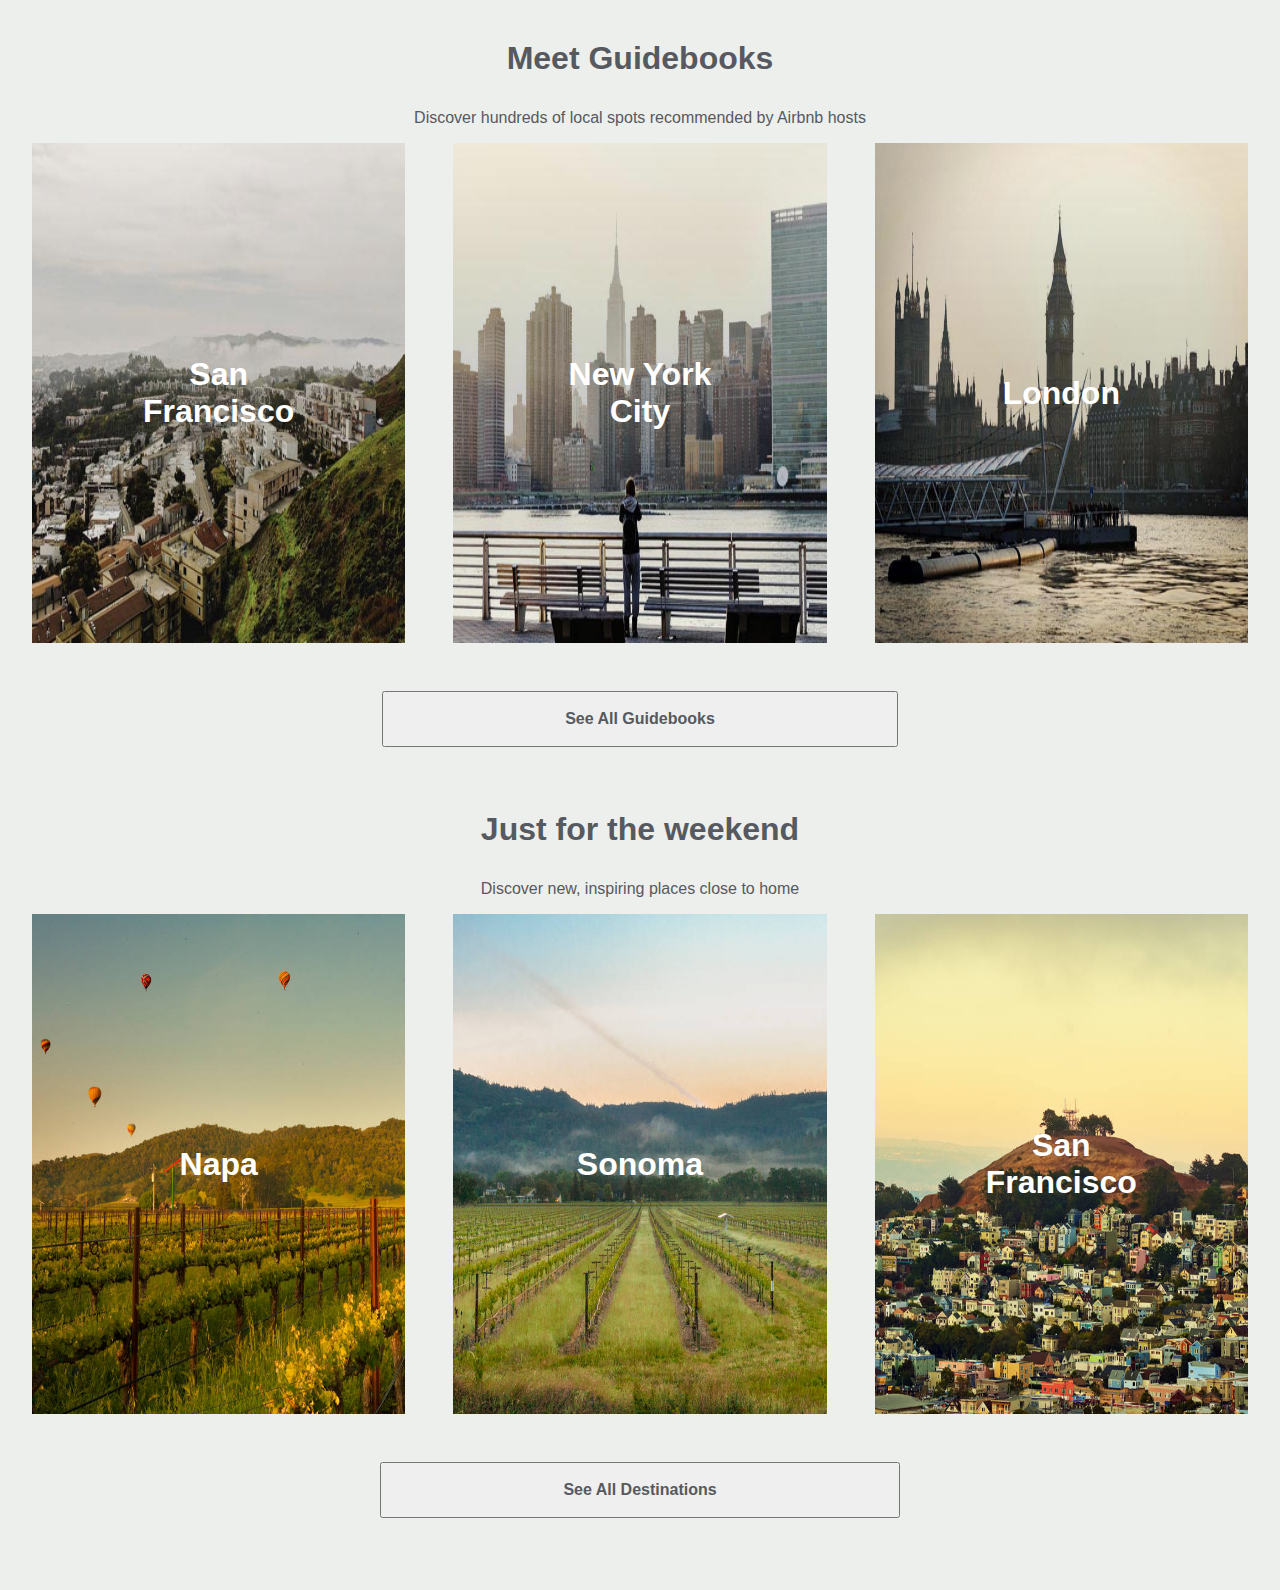
<file: RayanAlkhelaiwi/week2/01-airbnb-layout/index.html>
<!DOCTYPE html>
<html lang="en">

<head>
  <meta charset="UTF-8">
  <meta name="viewport" content="width=device-width, initial-scale=1">
  <link rel="stylesheet" type="text/css" href="css/style.css">
  <title>Airbnb Mockup</title>
</head>

<body>
  <section class="main">
    <div class="upper_section">
      <p class="main_title">Meet Guidebooks</p>
      <p>Discover hundreds of local spots recommended by Airbnb hosts</p>
      <div class="upper_body">

        <div class="san_one_container">
          <img src="img/san-francisco.jpg" alt="San Francisco" style="width:100%;">
          <div class="san_one_text city_text">San Francisco</div>
        </div>

        <div class="nyc_container">
          <img src="img/new-york.jpg" alt="New York City" style="width:100%;">
          <div class="nyc_text city_text">New York City</div>
        </div>

        <div class="london_container">
          <img src="img/london.jpg" alt="London" style="width:100%;">
          <div class="london_text city_text">London</div>
        </div>

      </div>
      <button class="upper_button">
        <p>See All Guidebooks</p>
      </button>
    </div>

    <div class="lower_section">
      <p class="main_title">Just for the weekend</p>
      <p>Discover new, inspiring places close to home</p>
      <div class="lower_body">

        <div class="napa_container">
          <img src="img/napa.jpg" alt="Napa" style="width:100%;">
          <div class="napa_text city_text">Napa</div>
        </div>

        <div class="sonoma_container">
          <img src="img/sonoma.jpg" alt="Sonoma" style="width:100%;">
          <div class="sonoma_text city_text">Sonoma</div>
        </div>

        <div class="san_two_container">
          <img src="img/san-francisco-2.jpg" alt="San Francisco" style="width:100%;">
          <div class="san_two_text city_text">San Francisco</div>
        </div>

      </div>
      <button class="lower_button">
        <p>See All Destinations</p>
      </button>
    </div>
  </section>
</body>

</html>
</file>
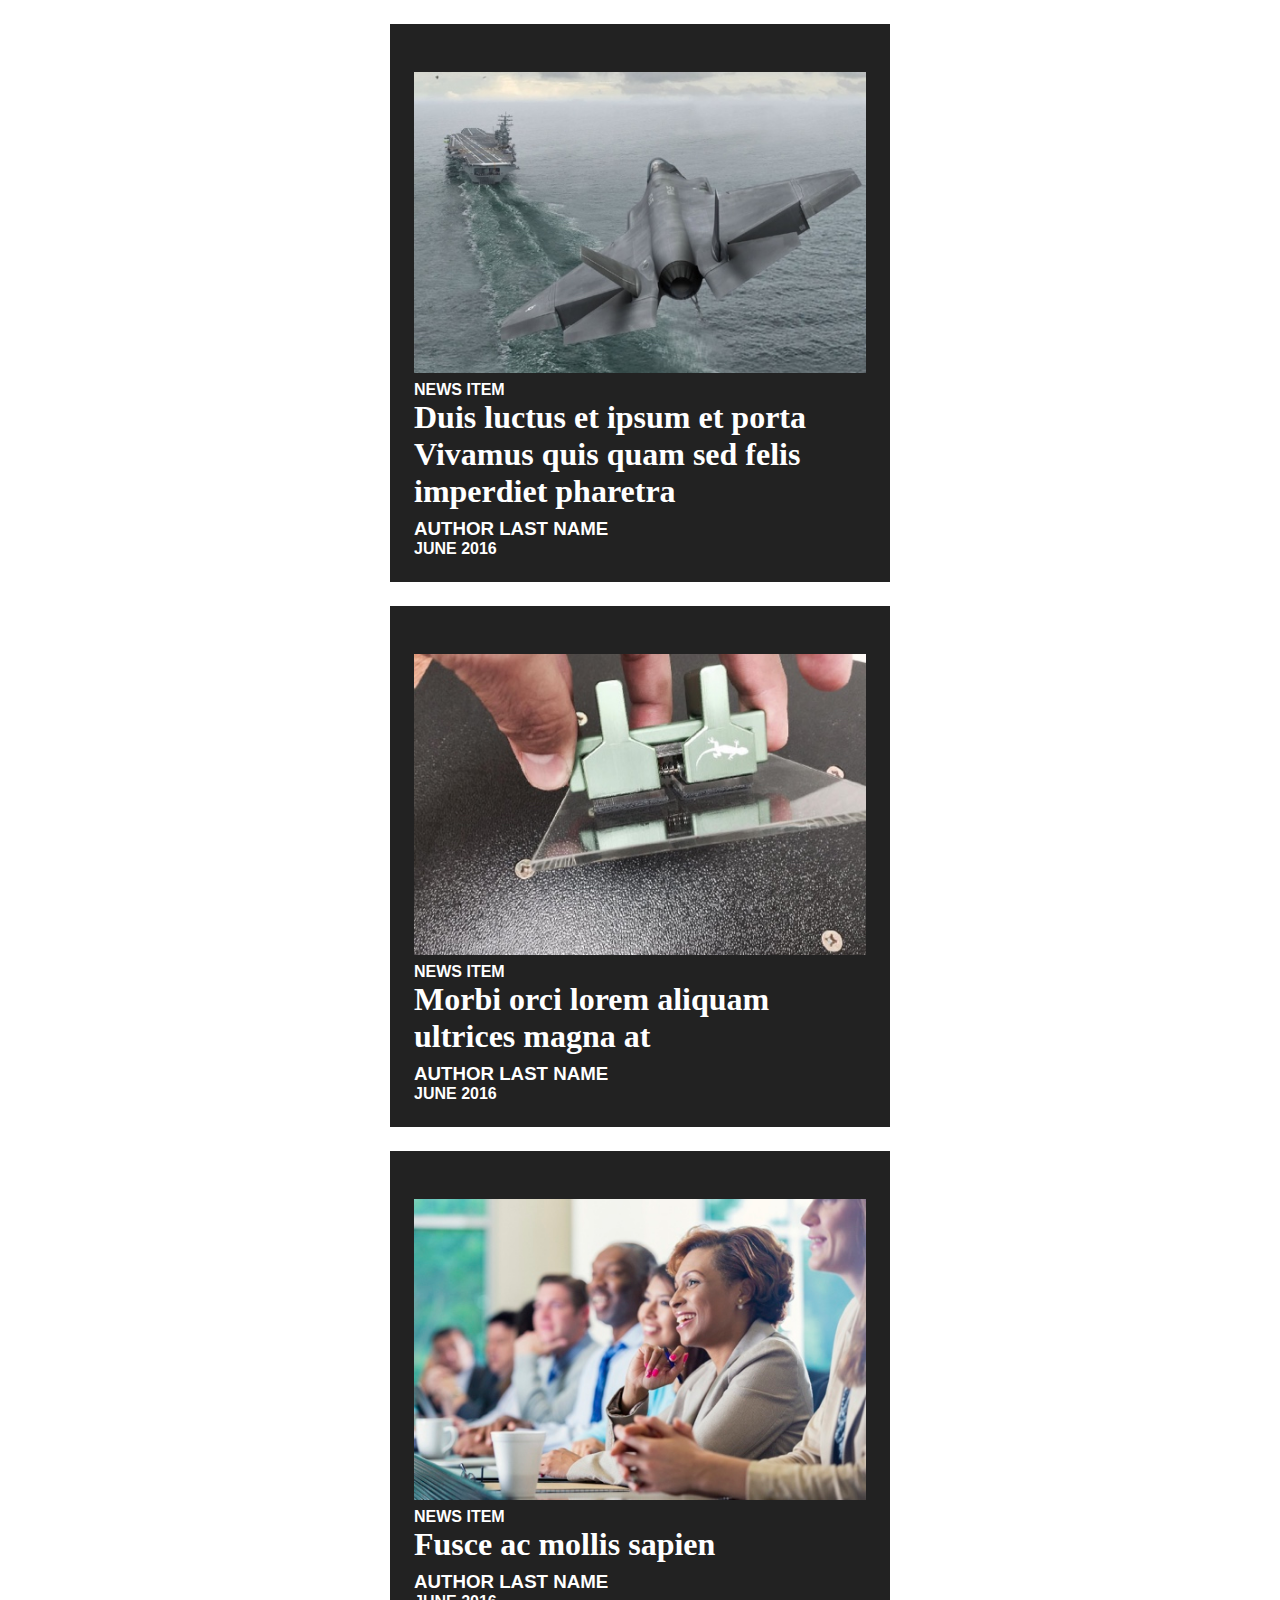
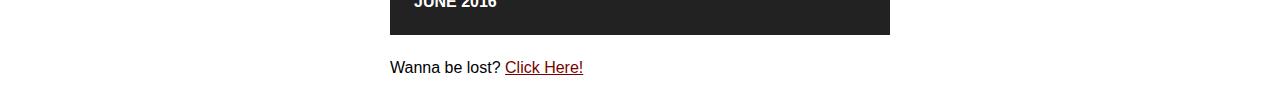
<file: RayanAlkhelaiwi/week2/01-practice-makes-perfect/index.html>
<!doctype html>
<html class="no-js" lang="en">
  <head>
    <meta charset="utf-8">
    <meta name="description" content="">
    <meta name="viewport" content="width=device-width, initial-scale=1">
    <title>Sample Page</title>

    <link rel="apple-touch-icon" href="apple-touch-icon.png">
    <link rel="stylesheet" href="styles/main.css">
  </head>
  <body>

  <main class="aa">

    <!-- Homepage News Layout -->
    <section class="hp-news-container">
      <div class="hp-news-block-container hp-news-block-container-1">
        <img src="img/aa_sample_3_sized.jpg" alt="F-22 landing on aircraft carrier" />
        <span class="hp-news-category">News Item</span>
        <h2 class="hp-news-title">Duis luctus et ipsum et porta Vivamus quis quam sed felis imperdiet pharetra</h2>
        <h3 class="hp-news-author">Author Last Name</h3>
        <h4 class="hp-news-date">June 2016</h4>
      </div>
      <div class="hp-news-block-container hp-news-block-container-2">
        <img src="img/aa_sample_9_sized.jpg" alt="Electronic chip board" />
        <span class="hp-news-category">News Item</span>
        <h2 class="hp-news-title">Morbi orci lorem aliquam ultrices magna at</h2>
        <h3 class="hp-news-author">Author Last Name</h3>
        <h4 class="hp-news-date">June 2016</h4>
      </div>
      <div class="hp-news-block-container hp-news-block-container-3">
        <img src="img/aa_sample_7_sized.jpg" alt="Racially diverse board meeting" />
        <span class="hp-news-category">News Item</span>
        <h2 class="hp-news-title">Fusce ac mollis sapien</h2>
        <h3 class="hp-news-author">Author Last Name</h3>
        <h4 class="hp-news-date">June 2016</h4>
      </div>
      <div class="lost">
        <p>Wanna be lost? <a class="lost-a" href="subfolder/subfolder-2/lost.html">Click Here!</a></p>
      </div>
    </section>
  </main>

  </body>
</html>
</file>
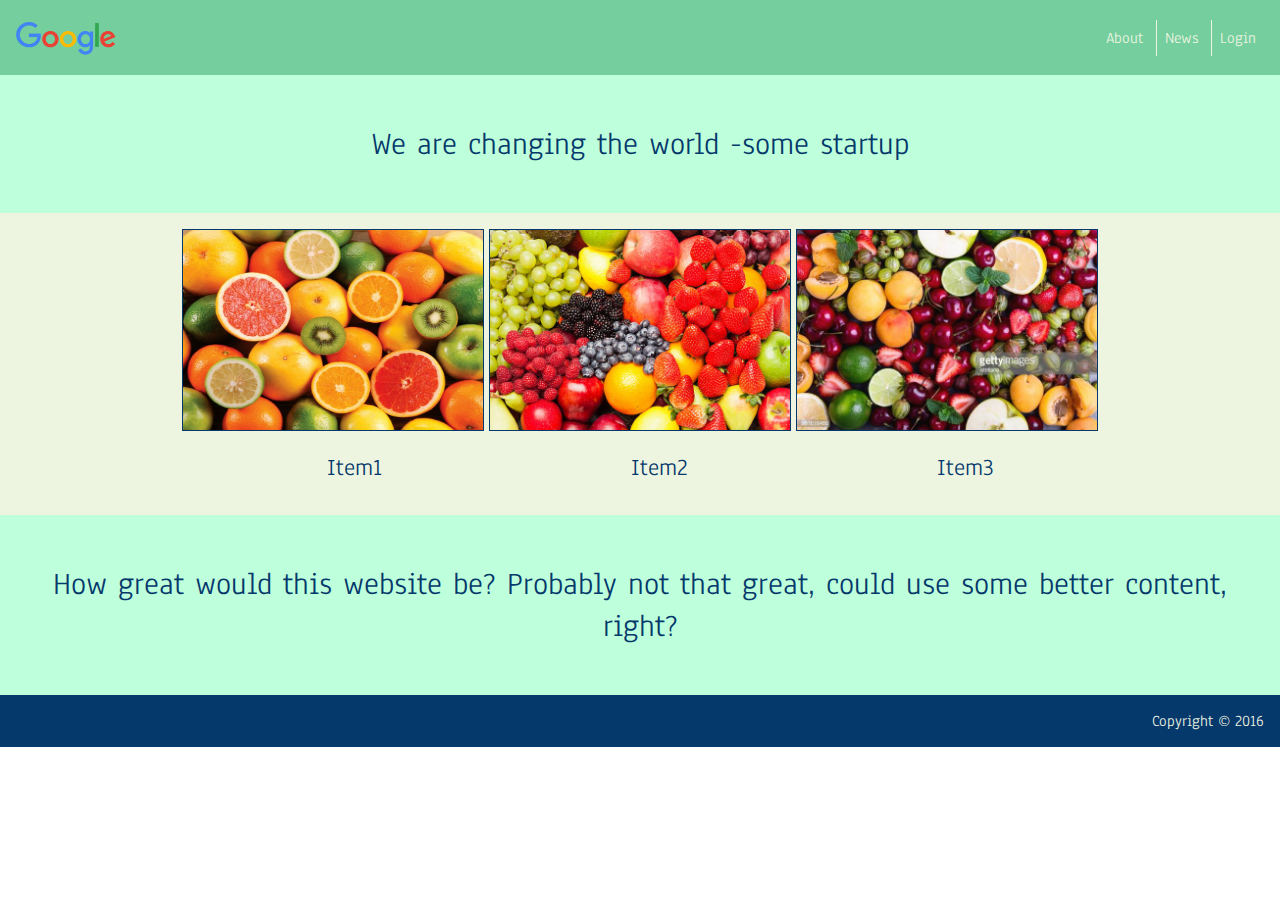
<file: RayanAlkhelaiwi/week2/02-dom-tree/index.html>
<!DOCTYPE html>
<html lang="en">

<head>
    <meta charset="UTF-8">
    <meta name="viewport" content="width=device-width, initial-scale=1.0">
    <meta http-equiv="X-UA-Compatible" content="ie=edge">
    <title>DOM Tree Drawing</title>
    <link rel="stylesheet" href="styles/main.css">
    <link href='https://fonts.googleapis.com/css?family=Anaheim' rel='stylesheet'>
</head>

<body>
    <div class="header">
        <img class="header_alignment_logo" src="img/google_logo.png" alt="Google Logo" width="100px" height="75px">
        <div class="navigation header_alignment_menu">
            <ul>
                <li>About</li>
                <li>News</li>
                <li>Login</li>
            </ul>
        </div>
    </div>

    <div class="main">
        <div class="section_one">
            <p>We are changing the world -some startup</p>
        </div>

        <div class="section_two">
            <div>
                <img class="img_one" src="img/img_one.jpg" alt="Fruits">
                <img class="img_two" src="img/img_two.jpg" alt="Fruits">
                <img class="img_three" src="img/img_three.jpg" alt="Fruits">
            </div>
            <div class="captions">
                <ul>
                    <li>Item1</li>
                    <li>Item2</li>
                    <li>Item3</li>
                </ul>
            </div>
        </div>

        <div class="section_three">
            <p>How great would this website be? Probably not that great, could use some better content, right?</p>
        </div>
    </div>

    <div class="footer">
        <p>Copyright &copy; 2016</p>
    </div>
</body>

</html>
</file>
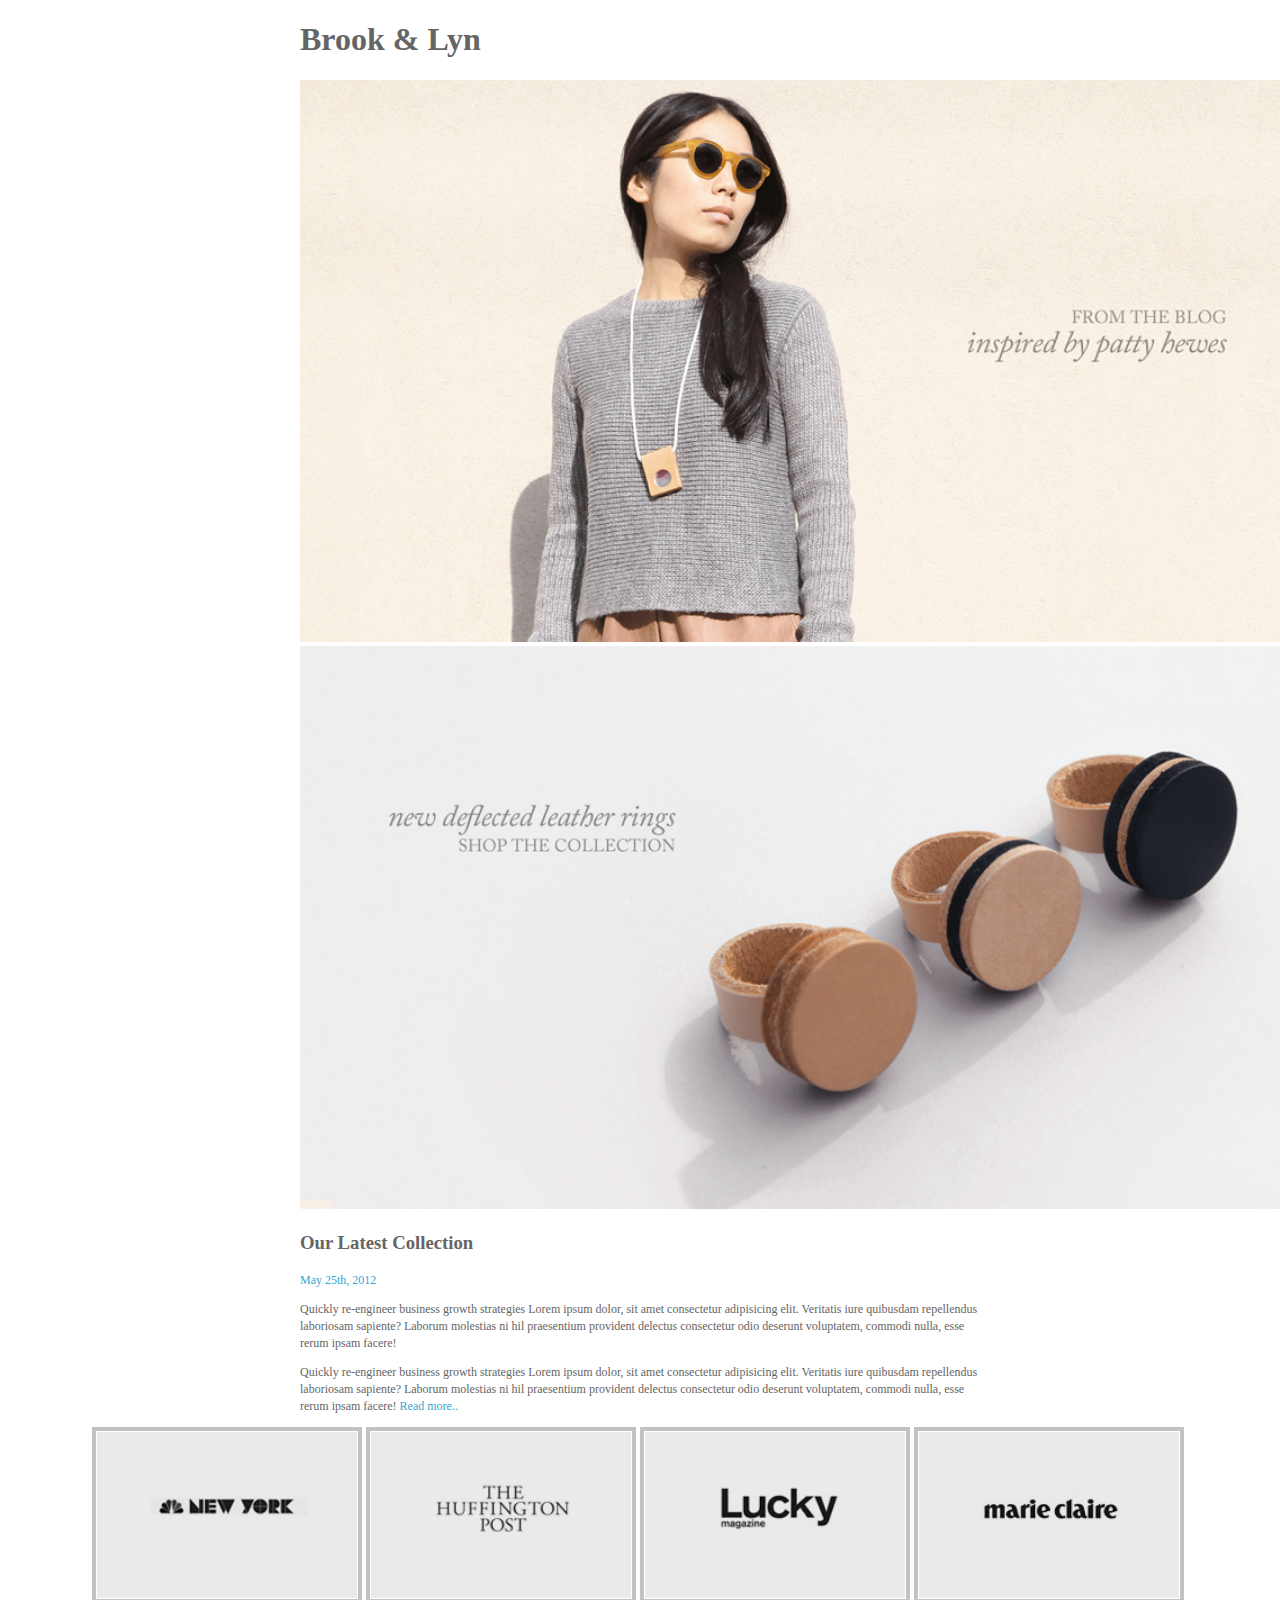
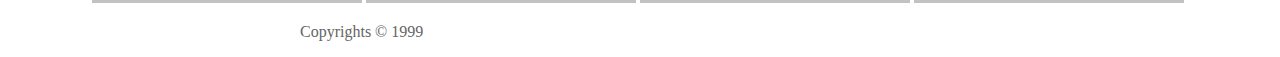
<file: RayanAlkhelaiwi/week2/03-brooklyn-source_HW/index.html>
<!doctype html>
<html lang="en">

<head>
	<meta charset="utf-8">
	<meta name="description" content="">
	<meta name="keywords" content="">

	<title>Brook &amp; Lyn</title>

	<!-- external CSS link -->
	<link rel="stylesheet" href="css/normalize.css">
	<link rel="stylesheet" href="css/style.css">
</head>

<body>
	<h1>Brook & Lyn</h1>
	<div class="head-img-container">
		<img class="head-img" src="images/home-bloghero.png" alt="Home bloghero">
		<img class="head-img" src="images/home-rings.png" alt="Home rings">
	</div>
	<div id="container">

		<section>
			<div>
				<h3>Our Latest Collection</h3>
				<p class="date"><a href="index.html">May 25th, 2012</a></p>
				<p>Quickly re-engineer business growth strategies Lorem ipsum dolor, sit amet consectetur adipisicing
					elit. Veritatis iure quibusdam repellendus laboriosam sapiente? Laborum molestias ni hil praesentium
					provident delectus consectetur odio deserunt voluptatem, commodi nulla, esse rerum
					ipsam facere!</p>
				<p>Quickly re-engineer business growth strategies Lorem ipsum dolor, sit amet consectetur adipisicing
					elit. Veritatis iure
					quibusdam repellendus laboriosam sapiente? Laborum molestias ni hil praesentium provident delectus
					consectetur odio
					deserunt voluptatem, commodi nulla, esse rerum
					ipsam facere! <a href="index.html">Read more..</a></p>
			</div>
		</section>
		<div class="logos-container">
			<div class="four"><img class="logos" src="images/press-nbcnewyork.gif" alt=""></div>
			<div class="four"><img class="logos" src="images/press-huffpost.gif" alt=""></div>
			<div class="four"><img class="logos" src="images/press-logo_lucky.gif" alt=""></div>
			<div class="four"><img class="logos" src="images/press-marieclaire.gif" alt=""></div>
		</div>
		<footer>Copyrights &copy; 1999</footer>
	</div><!-- #container -->
</body>

</html>
</file>
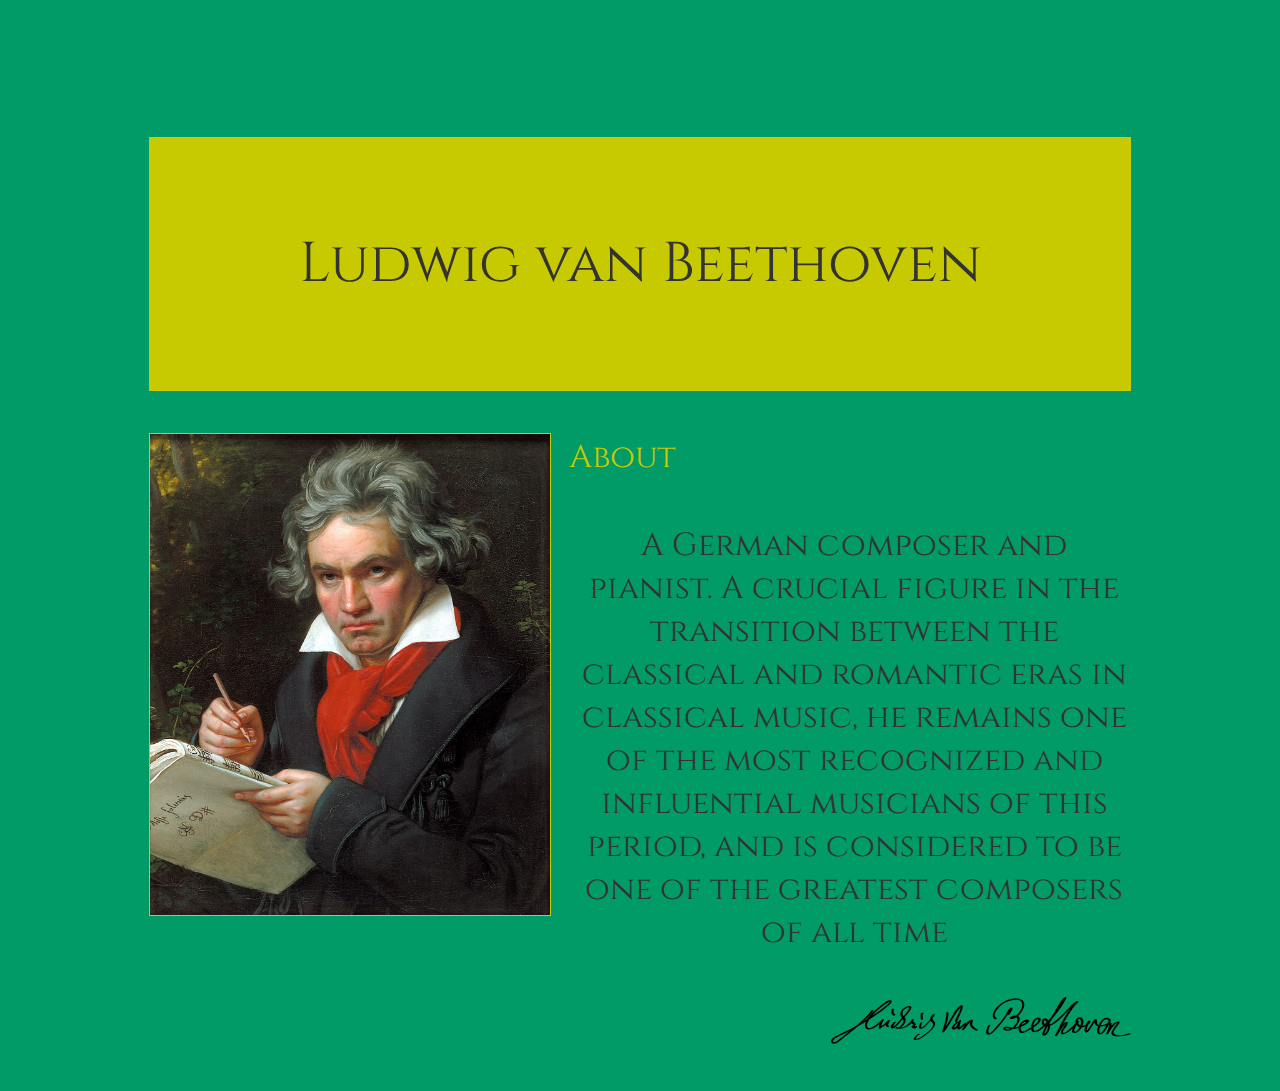
<file: RayanAlkhelaiwi/week3/02-your-favorite-musician/index.html>
<!DOCTYPE html>
<html lang="en">

<head>
    <meta charset="UTF-8">
    <meta name="viewport" content="width=device-width, initial-scale=1.0">
    <meta http-equiv="X-UA-Compatible" content="ie=edge">
    <title>My Favorite Musician</title>
    <link href="https://fonts.googleapis.com/css?family=Cinzel&display=swap" rel="stylesheet">
    <link rel="stylesheet" href="styles/main.css">
</head>

<body>
    <div class="container">
        <div class="name">Ludwig van Beethoven</div>
        <div class="about">About</div>
        <div class="intro">A German composer and pianist. A crucial figure in the transition between the classical and
            romantic eras in classical
            music, he remains one of the most recognized and influential musicians of this period, and is considered to
            be one of
            the greatest composers of all time</div>
        <div class="pic">
            <img class="pic" src="img/beethovenMain.jpg" alt="Beethoven">
        </div>
        <div class="signature">
            <img src="img/beethovenSignature.png" alt="Beethoven Signature">
        </div>
    </div>
</body>

</html>
</file>
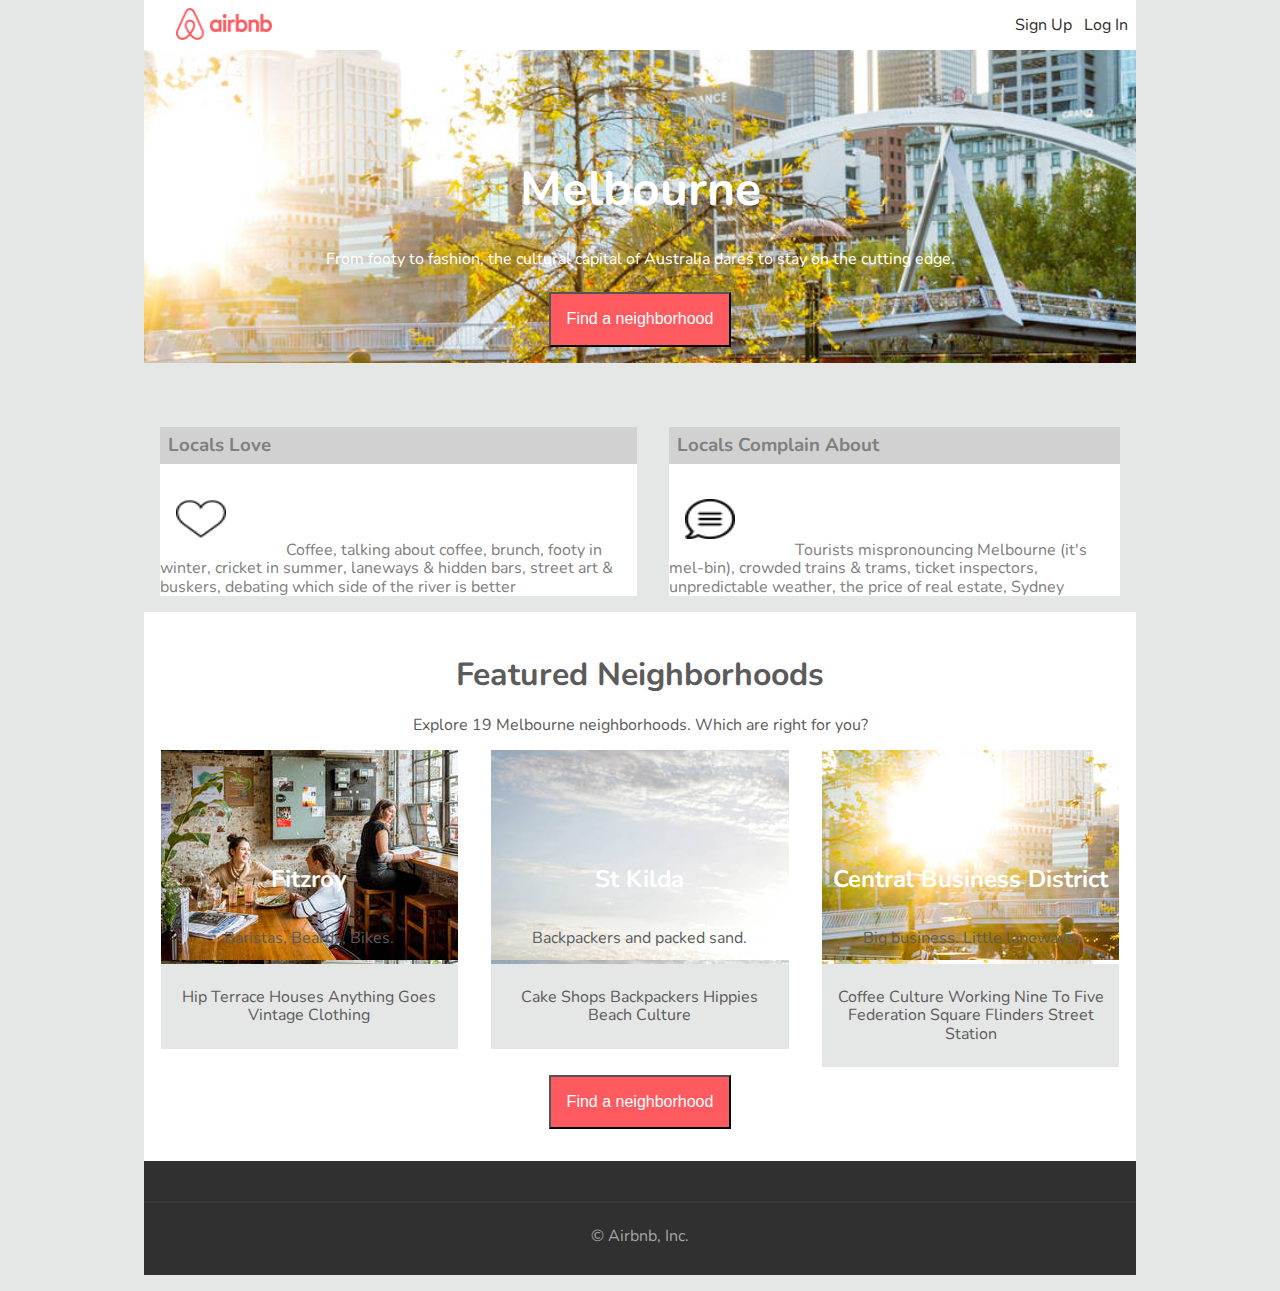
<file: RayanAlkhelaiwi/week3/03-airbnb-layout-advanced/index.html>
<!doctype html>
<html>

<head>
    <title>Airbnb | Melbourne</title>
    <link rel="stylesheet" href="css/normalize.css">
    <link rel="stylesheet" href="css/styles.css">

    <!-- Google Font embed -->
    <link href="https://fonts.googleapis.com/css?family=Nunito:400,700,900" rel="stylesheet">

</head>

<body>
    <main>
        <header>
            <div class="header">
                <img class="logo" src="img/logo.png" alt="Airbnb Logo">

                <nav>
                    <ul>
                        <li>Sign Up</li>
                        <li>Log In</li>
                    </ul>
                </nav>
            </div>
        </header>

        <section class="topBody">
            <div class="headerText">
                <h1>Melbourne</h1>
                <p>From footy to fashion, the cultural capital of Australia dares to stay on the cutting edge.</p>
                <button class="btn">Find a neighborhood</button>
            </div>
        </section>

        <section class="middleBody">
            <div class="localsContainer">
                <div class="localsLove">
                    <h3>Locals Love</h3>
                    <img src="img/like.png" width="50px" height="40px">
                    <p>Coffee, talking about coffee, brunch, footy in winter, cricket in summer, laneways & hidden bars,
                        street
                        art & buskers, debating which side of the river is better</p>
                </div>
                <div class="localsComplain">
                    <h3>Locals Complain About</h3>
                    <img src="img/chat.png" width="50px" height="40px">
                    <p>Tourists mispronouncing Melbourne (it's mel-bin), crowded trains & trams, ticket inspectors,
                        unpredictable
                        weather, the price of real estate, Sydney</p>
                </div>
            </div>
        </section>

        <section class="bottomBody">
            <div class="featuredContainer">
                <div class="featuredHeader">
                    <h1>Featured Neighborhoods</h1>
                    <p>Explore 19 Melbourne neighborhoods. Which are right for you?</p>
                </div>

                <div class="placesContainer">

                    <div class="place">
                        <div id="picOne" class="placeOne">
                            <h2>Fitzroy</h2>
                            <p>Baristas, Beards, Bikes.</p>
                        </div>
                        <div class="placeOneP">
                            <p>Hip Terrace Houses Anything Goes Vintage Clothing</p>
                        </div>
                    </div>


                    <div class="place">
                        <div id="picTwo" class="placeTwo">
                            <h2>St Kilda</h2>
                            <p>Backpackers and packed sand.</p>
                        </div>
                        <div class="placeTwoP">
                            <p>Cake Shops Backpackers Hippies Beach Culture</p>
                        </div>
                    </div>

                    <div class="place">
                        <div id="picThree" class="placeThree">
                            <h2>Central Business District</h2>
                            <p>Big business. Little laneways.</p>
                        </div>
                        <div class="placeThreeP">
                            <p>Coffee Culture Working Nine To Five Federation Square Flinders Street Station</p>
                        </div>
                    </div>

                </div>

                <button class="btn">Find a neighborhood</button>
            </div>
        </section>

        <footer>
            <div class="footerBar"></div>
            <p> &copy; Airbnb, Inc.</p>
        </footer>
    </main>
</body>

</html>
</file>
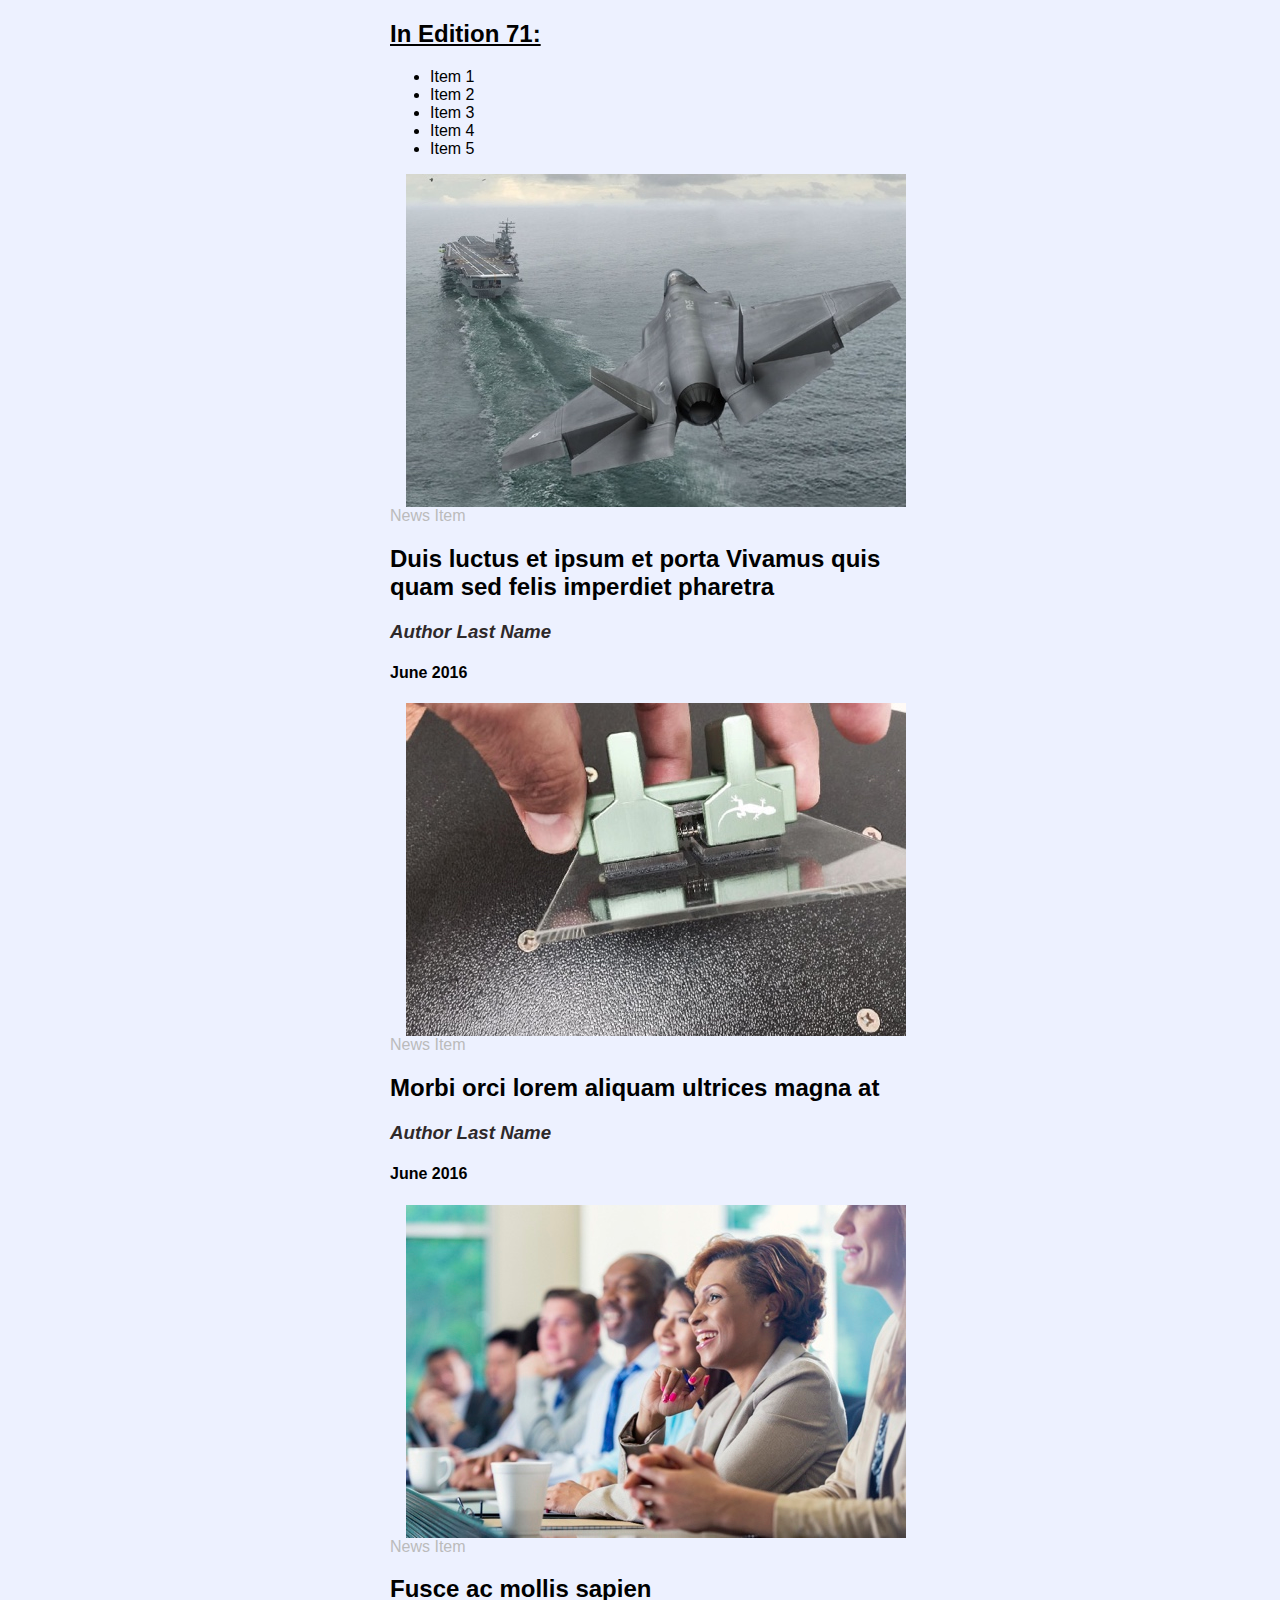
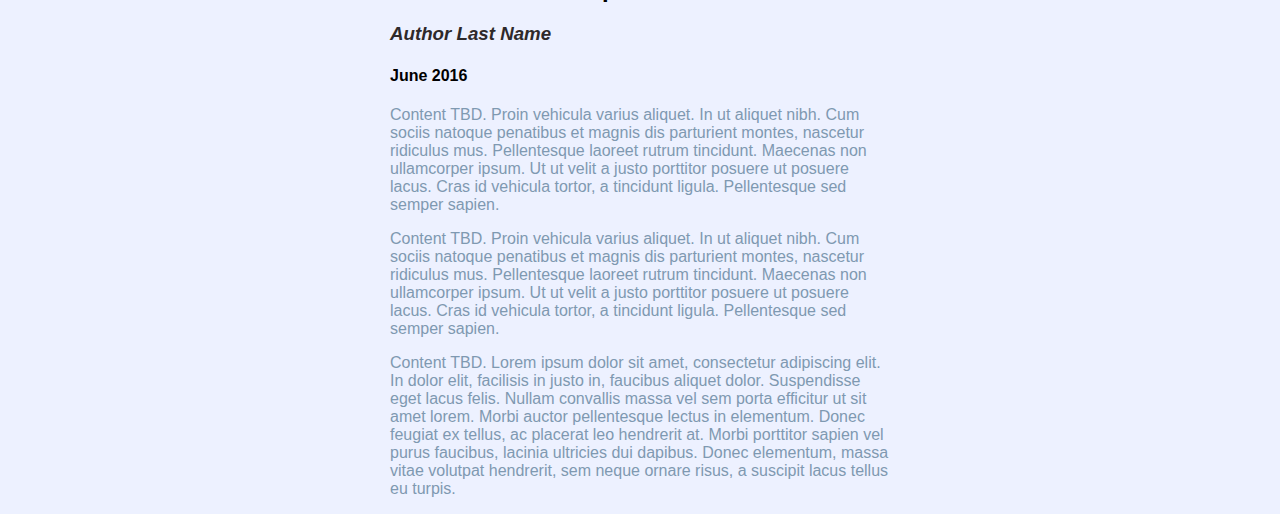
<file: RayanAlkhelaiwi/week1/02CSS_Basics_Assignments/05-css-experiment-time/index.html>
<!doctype html>
<html class="no-js" lang="en">
  <head>
    <meta charset="utf-8">
    <meta name="description" content="">
    <meta name="viewport" content="width=device-width, initial-scale=1">
    <title>AA Sample Page</title>

    <link rel="apple-touch-icon" href="apple-touch-icon.png">
    <link rel="stylesheet" href="main.css">
  </head>
  <body>

  <main class="aa">


    <!-- Issue Columns -->
    <section class="hp-issue-container">
      <div class="hp-issue-content">
        <h2 class="hp-issue-index">In Edition 71:</h2>
        <ul class="hp-issue-article-list">
          <li>Item 1</li>
          <li>Item 2</li>
          <li>Item 3</li>
          <li>Item 4</li>
          <li>Item 5</li>
        </ul>
      </div>
    </section>

    <!-- Homepage News Layout -->
    <section class="hp-news-container">
      <div class="hp-news-block-container hp-news-block-container-1">
        <img src="img/aa_sample_3_sized.jpg" alt="F-22 landing on aircraft carrier" />
        <span class="hp-news-category">News Item</span>
        <h2 class="hp-news-title">Duis luctus et ipsum et porta Vivamus quis quam sed felis imperdiet pharetra</h2>
        <h3 class="hp-news-author">Author Last Name</h3>
        <h4 class="hp-news-date">June 2016</h4>
      </div>
      <div class="hp-news-block-container hp-news-block-container-2">
        <img src="img/aa_sample_9_sized.jpg" alt="Electronic chip board" />
        <span class="hp-news-category">News Item</span>
        <h2 class="hp-news-title">Morbi orci lorem aliquam ultrices magna at</h2>
        <h3 class="hp-news-author">Author Last Name</h3>
        <h4 class="hp-news-date">June 2016</h4>
      </div>
      <div class="hp-news-block-container hp-news-block-container-3">
        <img src="img/aa_sample_7_sized.jpg" alt="Racially diverse board meeting" />
        <span class="hp-news-category">News Item</span>
        <h2 class="hp-news-title">Fusce ac mollis sapien</h2>
        <h3 class="hp-news-author">Author Last Name</h3>
        <h4 class="hp-news-date">June 2016</h4>
      </div>
    </section>
  </main>

  <footer class="footer-container">
    <div class="footer-block-container footer-block-container-1">
      <p>Content TBD. Proin vehicula varius aliquet. In ut aliquet nibh. Cum sociis natoque penatibus et magnis dis parturient montes, nascetur ridiculus mus. Pellentesque laoreet rutrum tincidunt. Maecenas non ullamcorper ipsum. Ut ut velit a justo porttitor posuere ut posuere lacus. Cras id vehicula tortor, a tincidunt ligula. Pellentesque sed semper sapien.</p>
    </div>
    <div class="footer-block-container footer-block-container-2">
      <p>Content TBD. Proin vehicula varius aliquet. In ut aliquet nibh. Cum sociis natoque penatibus et magnis dis parturient montes, nascetur ridiculus mus. Pellentesque laoreet rutrum tincidunt. Maecenas non ullamcorper ipsum. Ut ut velit a justo porttitor posuere ut posuere lacus. Cras id vehicula tortor, a tincidunt ligula. Pellentesque sed semper sapien.</p>
    </div>
    <div class="footer-block-container footer-block-container-3">
      <p>Content TBD. Lorem ipsum dolor sit amet, consectetur adipiscing elit. In dolor elit, facilisis in justo in, faucibus aliquet dolor. Suspendisse eget lacus felis. Nullam convallis massa vel sem porta efficitur ut sit amet lorem. Morbi auctor pellentesque lectus in elementum. Donec feugiat ex tellus, ac placerat leo hendrerit at. Morbi porttitor sapien vel purus faucibus, lacinia ultricies dui dapibus. Donec elementum, massa vitae volutpat hendrerit, sem neque ornare risus, a suscipit lacus tellus eu turpis.</p>
    </div>
  </footer>

  </body>
</html>
</file>
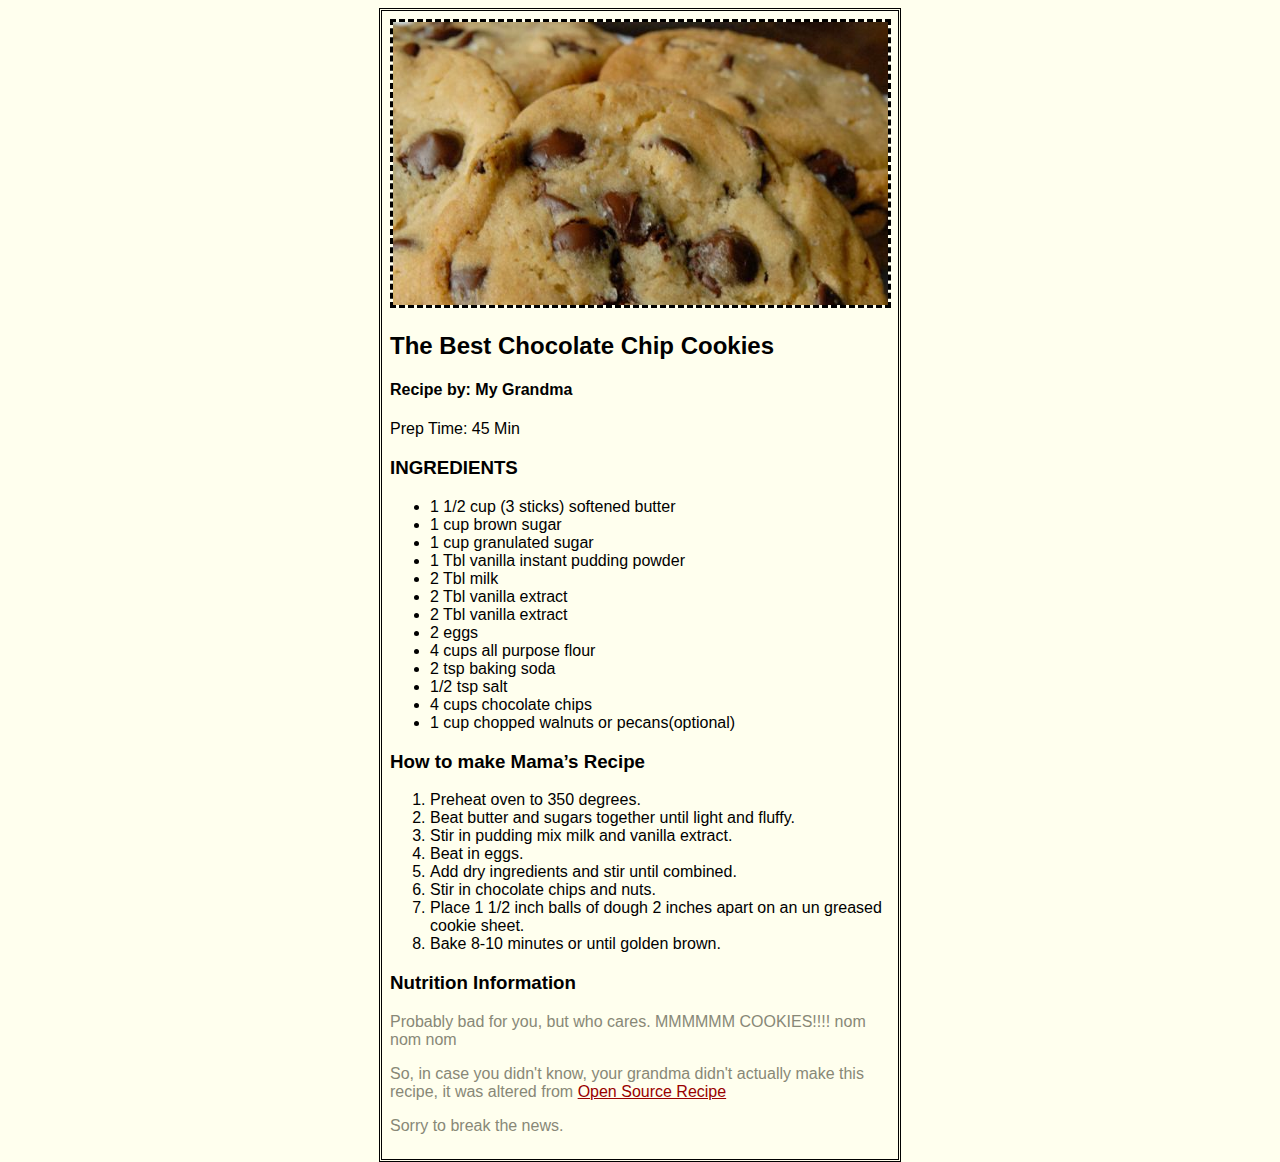
<file: RayanAlkhelaiwi/week1/01HTML_Basics_Assignments/cookie_recipe/solution/index.html>
<!DOCTYPE html>
<html lang="en">

<head>
    <title>Cookie Recipe</title>
    <link rel="stylesheet" href="styles/main.css">
</head>

<body>

    <img src="img/cookies.jpg" alt="cookies" width="495px" height="283px">

    <h2>The Best Chocolate Chip Cookies</h2>
    <h4>Recipe by: My Grandma</h4>
    <p>Prep Time: 45 Min</p>

    <h3>INGREDIENTS</h3>

    <ul>
        <li>1 1/2 cup (3 sticks) softened butter</li>
        <li>1 cup brown sugar</li>
        <li>1 cup granulated sugar</li>
        <li>1 Tbl vanilla instant pudding powder</li>
        <li>2 Tbl milk</li>
        <li>2 Tbl vanilla extract</li>
        <li>2 Tbl vanilla extract</li>
        <li>2 eggs</li>
        <li>4 cups all purpose flour</li>
        <li>2 tsp baking soda</li>
        <li>1/2 tsp salt</li>
        <li>4 cups chocolate chips</li>
        <li>1 cup chopped walnuts or pecans(optional)</li>
    </ul>

    <h3>How to make Mama’s Recipe</h3>

    <ol>
        <li>Preheat oven to 350 degrees.</li>
        <li>Beat butter and sugars together until light and fluffy.</li>
        <li>Stir in pudding mix milk and vanilla extract.</li>
        <li>Beat in eggs.</li>
        <li>Add dry ingredients and stir until combined.</li>
        <li>Stir in chocolate chips and nuts.</li>
        <li>Place 1 1/2 inch balls of dough 2 inches apart on an un greased cookie sheet.</li>
        <li>Bake 8-10 minutes or until golden brown.</li>
    </ol>

    <h3>Nutrition Information</h3>

    <p class="nutrition_info_text">Probably bad for you, but who cares. MMMMMM COOKIES!!!! nom nom nom</p>

    <p class="nutrition_info_text">So, in case you didn't know, your grandma didn't actually make this recipe, it was
        altered from <a
            href="http://www.opensourcefood.com/people/Amanori/recipes/mamas-recipe-the-best-chocolate-chip-cookies">Open
            Source Recipe</a></p>
    <p class="nutrition_info_text">Sorry to break the news.</p>
</body>

</html>
</file>
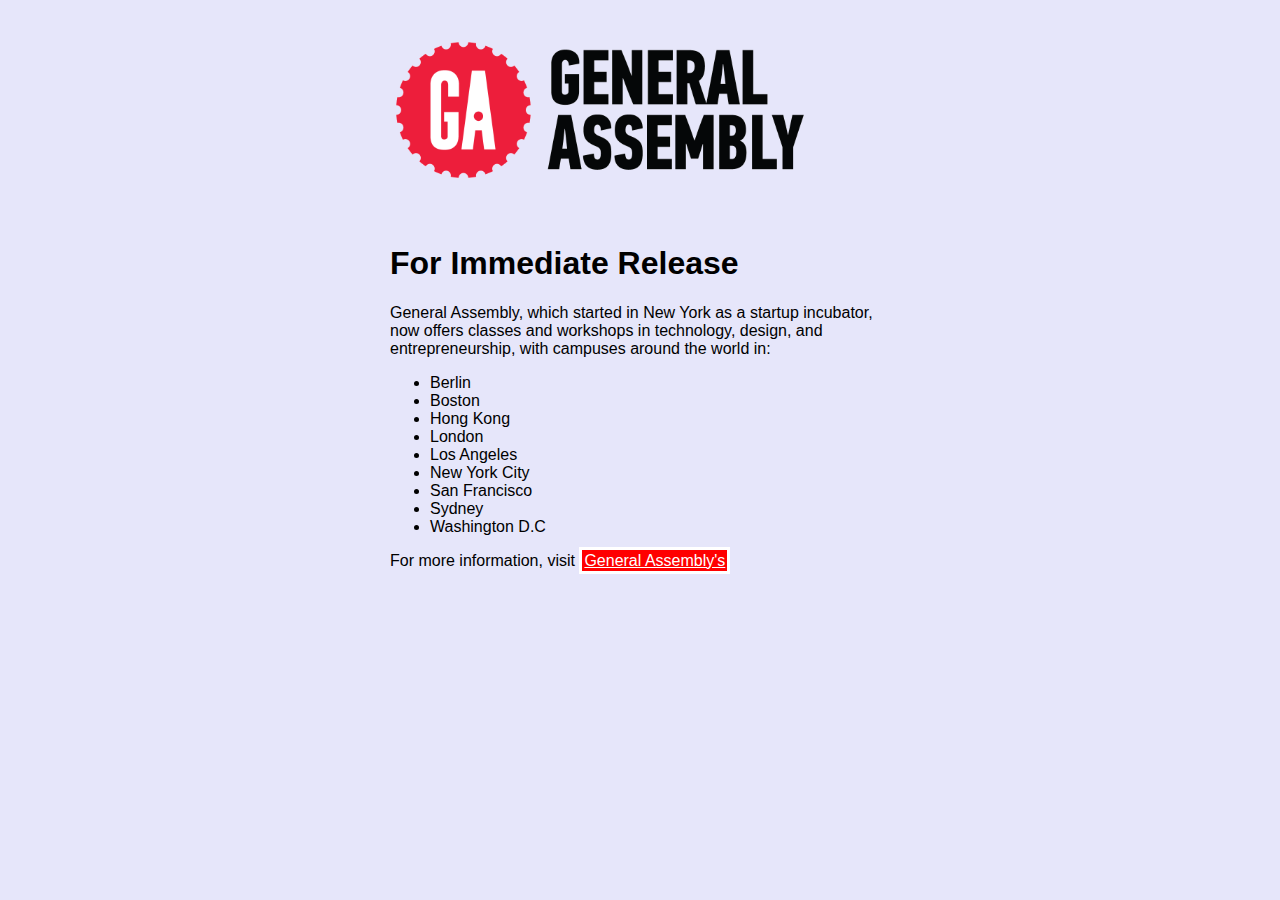
<file: RayanAlkhelaiwi/week1/01HTML_Basics_Assignments/ga_press_release/solution/index.html>
<!DOCTYPE html>
<html lang="en">

<head>
    <title>GA Press Release</title>
    <link rel="stylesheet" href="styles/main.css">
</head>

<body>

    <img src="img/generalassembly-logo.png" alt="General Assembly's Logo" width="420px" height="220px">
    <h1>For Immediate Release</h1>

    <p>General Assembly, which started in New York as a startup incubator, now offers classes and workshops in
        technology,
        design, and entrepreneurship, with campuses around the world in:</p>

    <ul>
        <li>Berlin</li>
        <li>Boston</li>
        <li>Hong Kong</li>
        <li>London</li>
        <li>Los Angeles</li>
        <li>New York City</li>
        <li>San Francisco</li>
        <li>Sydney</li>
        <li>Washington D.C</li>
    </ul>
    <p>For more information, visit <a href="https://generalassemb.ly">General Assembly's</a></p>
</body>

</html>
</file>
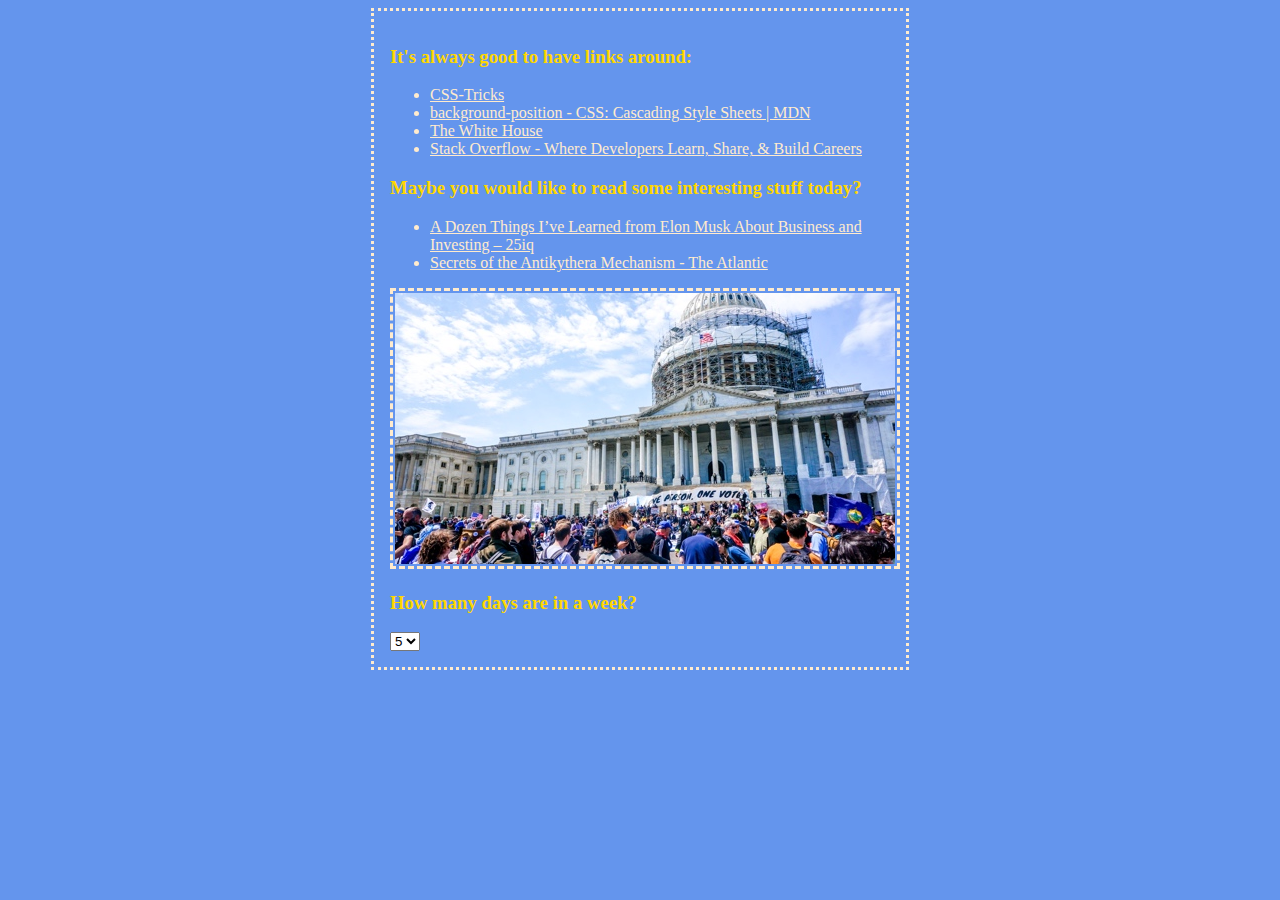
<file: RayanAlkhelaiwi/week1/02CSS_Basics_Assignments/01-structure-it/solution/index.html>
<!DOCTYPE html>
<html lang="en">

<head>
    <title>Links to check</title>
    <link rel="stylesheet" href="styles/main.css">
</head>

<body>

    <h3>It's always good to have links around:</h3>
    <ul>
        <li><a href="https://css-tricks.com/" target="_blank">CSS-Tricks</a></li>
        <li><a href="https://developer.mozilla.org/en-US/docs/Web/CSS/background-position"
                target="_blank">background-position - CSS: Cascading Style Sheets | MDN</a></li>
        <li><a href="https://www.whitehouse.gov/" target="_blank">The White House</a></li>
        <li><a href="https://stackoverflow.com" target="_blank">Stack Overflow - Where Developers Learn, Share, & Build
                Careers</a></li>
    </ul>

    <h3>Maybe you would like to read some interesting stuff today?</h3>
    <ul>
        <li><a href="https://25iq.com/2016/06/18/a-dozen-things-ive-learned-from-elon-musk-about-business-and-investing/"
                target="_blank">A Dozen Things I’ve Learned from Elon Musk About Business and Investing – 25iq</a></li>
        <li><a href="https://www.theatlantic.com/technology/archive/2016/06/antikythera-mechanism-whoa/487832/"
                target="_blank">Secrets of the Antikythera Mechanism - The Atlantic</a></li>
    </ul>

    <img src="img/rally.jpg" alt="rally picture">

    <h3>How many days are in a week?</h3>

    <select name="weekdays">
        <option value="5">5</option>
        <option value="8">8</option>
        <option value="7">7</option>
        <option value="3">3</option>
    </select>

</body>

</html>
</file>
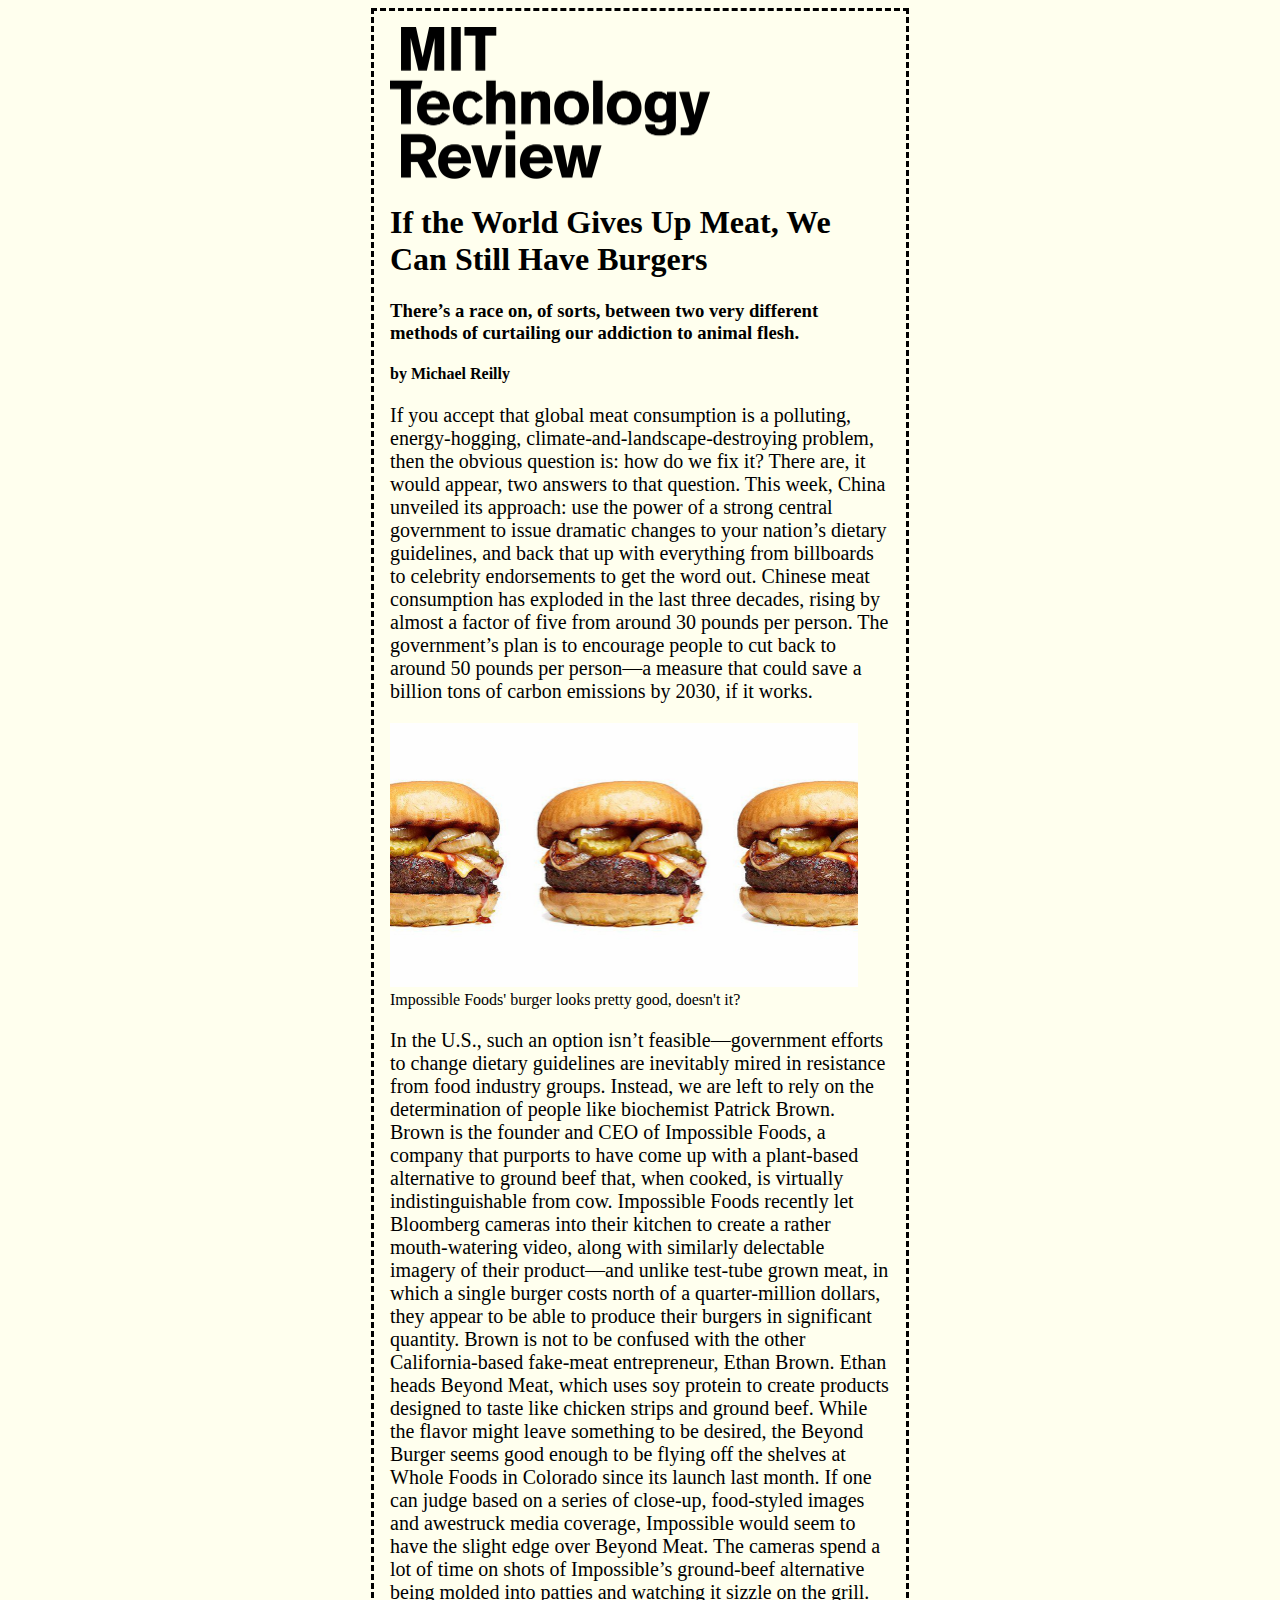
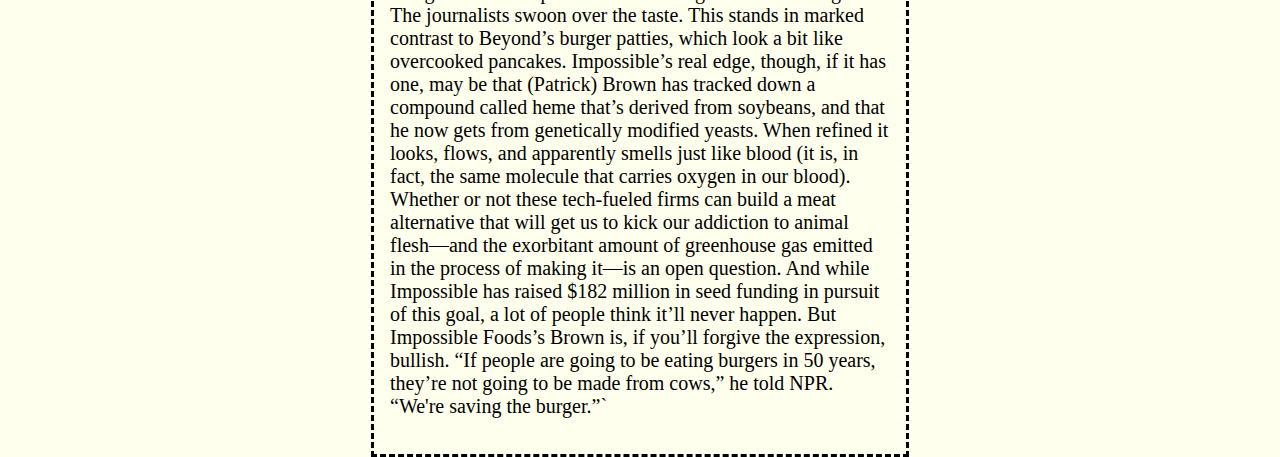
<file: RayanAlkhelaiwi/week1/02CSS_Basics_Assignments/02-semantic-layout/solution/index.html>
<!DOCTYPE html>
<html lang="en">
<head>
    <title>If the World Gives Up Meat, We Can Still Have Burgers - MIT Technology Review</title>
    <link rel="stylesheet" href="styles/main.css">
</head>
<body>
    <img src="img/MIT_Technology_Review_logo.png" alt="MIT Technology Review Logo" width="320px" height="152px">

    <h1>If the World Gives Up Meat, We Can Still Have Burgers</h1>
    <h3>There’s a race on, of sorts, between two very different methods of curtailing our addiction to animal flesh.</h3>
    <h4>by Michael Reilly</h4>

    <p>If you accept that global meat consumption is a polluting, energy-hogging, climate-and-landscape-destroying problem,
    then the obvious question is: how do we fix it?
    
    There are, it would appear, two answers to that question.
    
    This week, China unveiled its approach: use the power of a strong central government to issue dramatic changes to your
    nation’s dietary guidelines, and back that up with everything from billboards to celebrity endorsements to get the word
    out. Chinese meat consumption has exploded in the last three decades, rising by almost a factor of five from around 30
    pounds per person. The government’s plan is to encourage people to cut back to around 50 pounds per person—a measure
    that could save a billion tons of carbon emissions by 2030, if it works.</p>

    <img src="img/article_image.jpg" alt="Impossible Foods' Burgers" width="468px" height="264px">
    <caption>Impossible Foods' burger looks pretty good, doesn't it?</caption>

    <p>In the U.S., such an option isn’t feasible—government efforts to change dietary guidelines are inevitably mired in
    resistance from food industry groups.
    
    Instead, we are left to rely on the determination of people like biochemist Patrick Brown. Brown is the founder and CEO
    of Impossible Foods, a company that purports to have come up with a plant-based alternative to ground beef that, when
    cooked, is virtually indistinguishable from cow. Impossible Foods recently let Bloomberg cameras into their kitchen to
    create a rather mouth-watering video, along with similarly delectable imagery of their product—and unlike test-tube
    grown meat, in which a single burger costs north of a quarter-million dollars, they appear to be able to produce their
    burgers in significant quantity.
    
    Brown is not to be confused with the other California-based fake-meat entrepreneur, Ethan Brown. Ethan heads Beyond
    Meat, which uses soy protein to create products designed to taste like chicken strips and ground beef. While the flavor
    might leave something to be desired, the Beyond Burger seems good enough to be flying off the shelves at Whole Foods in
    Colorado since its launch last month.
    
    If one can judge based on a series of close-up, food-styled images and awestruck media coverage, Impossible would seem
    to have the slight edge over Beyond Meat. The cameras spend a lot of time on shots of Impossible’s ground-beef
    alternative being molded into patties and watching it sizzle on the grill. The journalists swoon over the taste. This
    stands in marked contrast to Beyond’s burger patties, which look a bit like overcooked pancakes.
    
    Impossible’s real edge, though, if it has one, may be that (Patrick) Brown has tracked down a compound called heme
    that’s derived from soybeans, and that he now gets from genetically modified yeasts. When refined it looks, flows, and
    apparently smells just like blood (it is, in fact, the same molecule that carries oxygen in our blood).
    
    Whether or not these tech-fueled firms can build a meat alternative that will get us to kick our addiction to animal
    flesh—and the exorbitant amount of greenhouse gas emitted in the process of making it—is an open question. And while
    Impossible has raised $182 million in seed funding in pursuit of this goal, a lot of people think it’ll never happen.
    
    But Impossible Foods’s Brown is, if you’ll forgive the expression, bullish.
    
    “If people are going to be eating burgers in 50 years, they’re not going to be made from cows,” he told NPR. “We're
    saving the burger.”`</p>
</body>
</html>
</file>
<file: RayanAlkhelaiwi/week2/01-airbnb-layout/css/style.css>
body {
  font-family: sans-serif;
  background-color: #EDEFEC;
  display: flex;
  text-align: center;
}

.upper_body,
.lower_body {
  display: flex;
}

.upper_section,
.lower_section {
  margin-bottom: 64px;
}

p, .main_title {
  color: #565960;
}

.city_text {
  color: white;
}

.main_title, .city_text {
  font-size: 32px;
  font-weight: bolder;
}

img {
  position: relative;
  float: left;
  width: 20%;
  height: 500px;
  background-position: 50% 50%;
  background-repeat: no-repeat;
  background-size: cover;
}

button {

  margin-top: 48px;
  font-size: 16px;
  font-weight: bolder;
  padding-right: 181px;
  padding-left: 181px;
}

.san_one_container,
.nyc_container,
.london_container,
.napa_container,
.sonoma_container,
.san_two_container {
  position: relative;
  padding-right: 24px;
  padding-left: 24px;
}

.city_text {
  position: absolute;
  top: 50%;
  left: 50%;
  transform: translate(-50%, -50%);
}
</file>
<file: RayanAlkhelaiwi/week2/01-practice-makes-perfect/styles/main.css>
.aa {
    margin: auto;
    max-width: 500px;
}

.hp-news-block-container {
    margin-top: 24px;
    padding-top: 48px;
    padding-right: 24px;
    padding-left: 24px;
    display: flex;
    flex-direction: column;
    background-color: #222;
    color: white;
}

.hp-news-category,
.hp-news-author,
.hp-news-date {
    font-family: sans-serif;
    text-transform: uppercase;
    font-weight: bold;
}

.hp-news-title {
    font-family: Georgia, 'Times New Roman', Times, serif;
    font-size: 32px;
}

.hp-news-category,
.hp-news-author,
.hp-news-date,
.hp-news-title {
    margin: 0px;
}

.hp-news-category {
    margin-top: 8px;
}

.hp-news-author {
    margin-top: 8px;
}

.hp-news-date {
    margin-bottom: 24px;
}

.lost {
    font-family: sans-serif;
    font-size: 16px;
    margin-top: 24px;
    margin-bottom: 24px;
}

.lost-a {
    color: #700;
}
</file>
<file: RayanAlkhelaiwi/week2/02-dom-tree/styles/main.css>
body {
    font-family: "Anaheim";
    margin: 0px;
}

.header {
    background-color: #75ce9d;
    color: #edf5e1;
    display: flex;
    flex-direction: row;
}

.header_alignment_logo {
    margin-right: auto;
    padding-left: 16px;
    display: flex;
    align-items: center;
    justify-content: flex-start;
}

.header_alignment_menu {
    margin-left: auto;
    padding-right: 16px;
    display: flex;
    align-items: center;
    justify-content: flex-end;
}

.navigation {
    display: flex;
    justify-content: center;
    text-align: center;
}

.navigation ul li {
    text-align: center;
    display: inline;
    list-style: none;
    padding: 8px;
}

.navigation ul li:not(:first-child) {
    border-left: 1px solid;
}

.main {
    text-align: center;
    display: inline;
}

.section_one {
    background-color: #beffdc;
    color: #05386b;
    padding: 16px;
}

.section_one p {
    font-size: 32px;
}

.section_two {
    background-color: #edf5e1;
    color: #05386b;
    padding: 16px;
}

.img_one,
.img_two,
.img_three {
    border: 1px solid #05386b;
    width: 300px;
    height: 200px;
}

.captions ul li {
    text-align: center;
    display: inline;
    list-style: none;
    padding: 122px;
    font-size: 24px;
}

.section_three {
    background-color: #beffdc;
    color: #05386b;
    padding: 16px;
}

.section_three p {
    font-size: 32px;
}

.footer {
    background-color: #05386b;
    color: #edf5e1;
    display: flex;
    padding-right: 16px;
    justify-content: flex-end;
    font-size: 16px;
}
</file>
<file: RayanAlkhelaiwi/week2/03-brooklyn-source_HW/css/style.css>
/* 

## Style Hints: 

Body Font Size = 12px
	 Line Height = 17px
	 Font Family = "Times New Roman", serif
	 Font Color = #656565

Link Hover Color = #20222a

*/

body {
	font-family: 'Times New Roman', serif;
	color: #656565;
	margin-right: 300px;
	margin-left: 300px;
	display: flex;
	flex-direction: column;
	justify-content: flex-start;
}

p {
	line-height: 17px;
	font-size: 12px;
}

.head-img-container {
	display: flex;
	flex-direction: column;
	justify-content: center;
	width: 1080px;
	margin: auto;
}

.head-img {
	margin-bottom: 4px;
}

.logos-container {
	display: flex;
	flex-direction: row;
	justify-content: center;
}

.logos {
	border: 4px solid #c2c2c2;
	padding: 1px;
	width: 260px;
	height: auto;
	margin-right: 4px;
}

a {
	text-decoration: none;
	color: #35A6D3;
}

a:hover {
	color: #20222a;
}

footer {
	padding-top: 16px;
	padding-bottom: 16px;
}
</file>
<file: RayanAlkhelaiwi/week3/02-your-favorite-musician/styles/main.css>
body {
    background-color: #009b67;
}

.container {
    font-family: 'Cinzel', serif;
    font-size: 32px; 
    display: grid;
    grid-template-columns: 1fr 1fr 2fr 1fr 1fr;
    grid-auto-rows: minmax(125px, auto);
    gap: 4px;
}

.container>div {
    display: flex;
    align-items: center;
}

.name {
    background-color: #c7ca00;
    color: #333;
    
    /* Override */
    font-size: 56px;
    /* ^ */

    justify-content: center;
    text-align: center;
    grid-row: 2/4;
    grid-column: 2/5;
}

.about {
    margin-left: 16px;
    align-items: center;
    text-align: center;
    color: #c7ca00;
    grid-row: 4/5;
    grid-column: 3/4;
}

.intro {
    margin-left: 24px;
    justify-content: center;
    text-align: center;
    color: #333;
    grid-row: 5/8;
    grid-column: 3/5;
}

.pic {
    grid-row: 4/8;
    grid-column: 2/3;
    height: auto;
    max-width: 400px;
}

.pic img {
    border: 1px solid #c7ca00;
}

.signature {
    grid-row: 8/9;
    grid-column: 4/5;
    justify-content: center;
}
</file>
<file: RayanAlkhelaiwi/week3/03-airbnb-layout-advanced/css/styles.css>
body {
    font-family: 'Nunito', Arial, sans-serif;
    background-color: #dadcdcb0;
    text-align: center;
    margin-left: 144px;
    margin-right: 144px;
}

/*
    *********
      Header
    *********
*/

.header {
    background-color: #fff;
    display: flex;
    flex-direction: row;
    justify-content: space-between;
}

.logo {
    width: 96px;
    height: 32px;
    margin-left: 32px;
    margin-top: 8px;
    margin-bottom: 4px;
}

nav ul li {
    display: inline-block;
    color: #2e2e2e;
    margin-right: 8px;
}

ul li {
    /* display: flex;
  justify-content: space-around; */
    font-size: 16px;
}

/*
    *********
    Top Body
    *********
*/

.topBody {
    background-image: url('../img/melbourne.jpg');
    background-size: 150%;
    background-position: top center;
    background-clip: padding-box;
    padding: 16px;
}

.headerText {
    color: #fff;
}

.topBody h1 {
    font-size: 48px;
    margin-top: 96px;
}

.topBody p {
    margin-top: 16px;
    font-size: 16px;
}

/* For both button in the page */
.btn {
    background-color: #FF5A5F;
    color: #fff;
    display: inline-block;
    padding: 16px;
    margin-top: 8px;
    font-size: 16px;
}

/*
    *********
    Middle Body
    *********
*/

.localsContainer {
    display: flex;
    flex-direction: row;
    justify-content: space-between;
    margin-top: 48px;
}

.localsLove,
.localsComplain {
    background-color: #fff;
    text-align: left;
    margin: 16px;
}

.localsLove h3,
.localsComplain h3 {
    background-color: #bdbdbdb0;
    color: #808080;
    padding: 8px;
    margin-top: 0px;
}


.localsLove p,
.localsComplain p {
    color: #808080;
    display: inline;
    padding: 40px;
    line-height: 16px;
}

.localsLove img,
.localsComplain img {
    display: inline;
    padding: 16px;
}

/*
    *********
    Bottom Body
    *********
*/

.featuredContainer {
    background-color: #fff;
    color: #5c5b5b;
    padding-top: 24px;
}

.placesContainer {
    color: #5c5b5b;
    display: flex;
    justify-content: space-around;
    flex-direction: row;
}

.place {
    height: auto;
    width: 30%;
}

.placeOne,
.placeTwo,
.placeThree {
    display: flex;
    justify-content: center;
    align-items: center;
    flex-direction: column;
}

#picOne {
    background-image: url('../img/fitzroy.jpg');
}

#picTwo {
    background-image: url('../img/st-kilda.jpg');
}

#picThree {
    background-image: url('../img/central-business-district.jpg');
}

.placeOne h2,
.placeTwo h2,
.placeThree h2 {
    color: #fff;
    display: flex;
    align-items: center;
    padding-top: 96px;
    height: auto;
}

.placeOneP,
.placeTwoP,
.placeThreeP {
    text-align: center;
    background-color: #dadcdcb0;
    text-align: center;
    padding: 8px;
}

.featuredContainer .btn {
    margin-bottom: 32px;
}

/*
    *********
      Footer
    *********
*/

footer {
    background-color: #303030;
}

.footerBar {
    border-bottom: 2px solid #383838;
    height: 40px;
}

footer p {
    color: #dadcdcb0;
    padding: 8px;
    height: 40px;
}
</file>
<file: RayanAlkhelaiwi/week1/02CSS_Basics_Assignments/05-css-experiment-time/main.css>
body {
  background-color: #edf1ff;
  font-family: sans-serif;
  margin: auto;
  max-width: 500px;
  margin-top: 8px;
}

img { /* Moves the images slightly to the left */
  float: left;
  margin: auto 16px;
}

.hp-issue-index {
  text-decoration: underline;
}

ul .hp-issue-article-list {
  color: red;
}

p {
  color: #7f99b1;
}

.hp-news-author {
  color: #2e292a;
  font-style: italic;
}

span {
  color: #bbb;
}
</file>
<file: RayanAlkhelaiwi/week1/01HTML_Basics_Assignments/cookie_recipe/solution/styles/main.css>
a {
            color: #900;
        }

        body {
            background-color: #FFE;
            border-style: double;
            padding: 8px;

            /* Extra */
            font-family: sans-serif;
            max-width: 500px;
            margin: auto;
            margin-top: 8px;
        }

        img {
            border-style: dashed;
        }

        .nutrition_info_text {
            color: #887;
        }
</file>
<file: RayanAlkhelaiwi/week1/01HTML_Basics_Assignments/ga_press_release/solution/styles/main.css>
body {
    background-color: lavender;
    font-family: 'Trebuchet MS', 'Lucida Sans Unicode', 'Lucida Grande', 'Lucida Sans', Arial, sans-serif;
    max-width: 500px;
    margin: auto;
}

a {
    background-color: red;
    color: white;
    border-style: solid;
    padding: 2px;
}
</file>
<file: RayanAlkhelaiwi/week1/02CSS_Basics_Assignments/01-structure-it/solution/styles/main.css>
a {
    color: blanchedalmond;
}

h3 {
    color: gold;
}

body {
    background-color: cornflowerblue;
    color: blanchedalmond;
    font-family: 'Trebuchet MS';
    max-width: 500px;
    margin: auto;
    margin-top: 8px;
    padding: 16px;
    border-style: dotted;
}

img {
    border-style: dashed;
    padding: 2px;
}
</file>
<file: RayanAlkhelaiwi/week1/02CSS_Basics_Assignments/02-semantic-layout/solution/styles/main.css>
body {
    background-color: #ffe;
    font-family: 'Times New Roman', Times, serif;
    border-style: dashed;
    padding: 16px;
    max-width: 500px;
    margin: auto;
    margin-top: 8px;
}

p {
    font-size: 20px;
}

caption {
    font-size: 8px;
}
</file>
